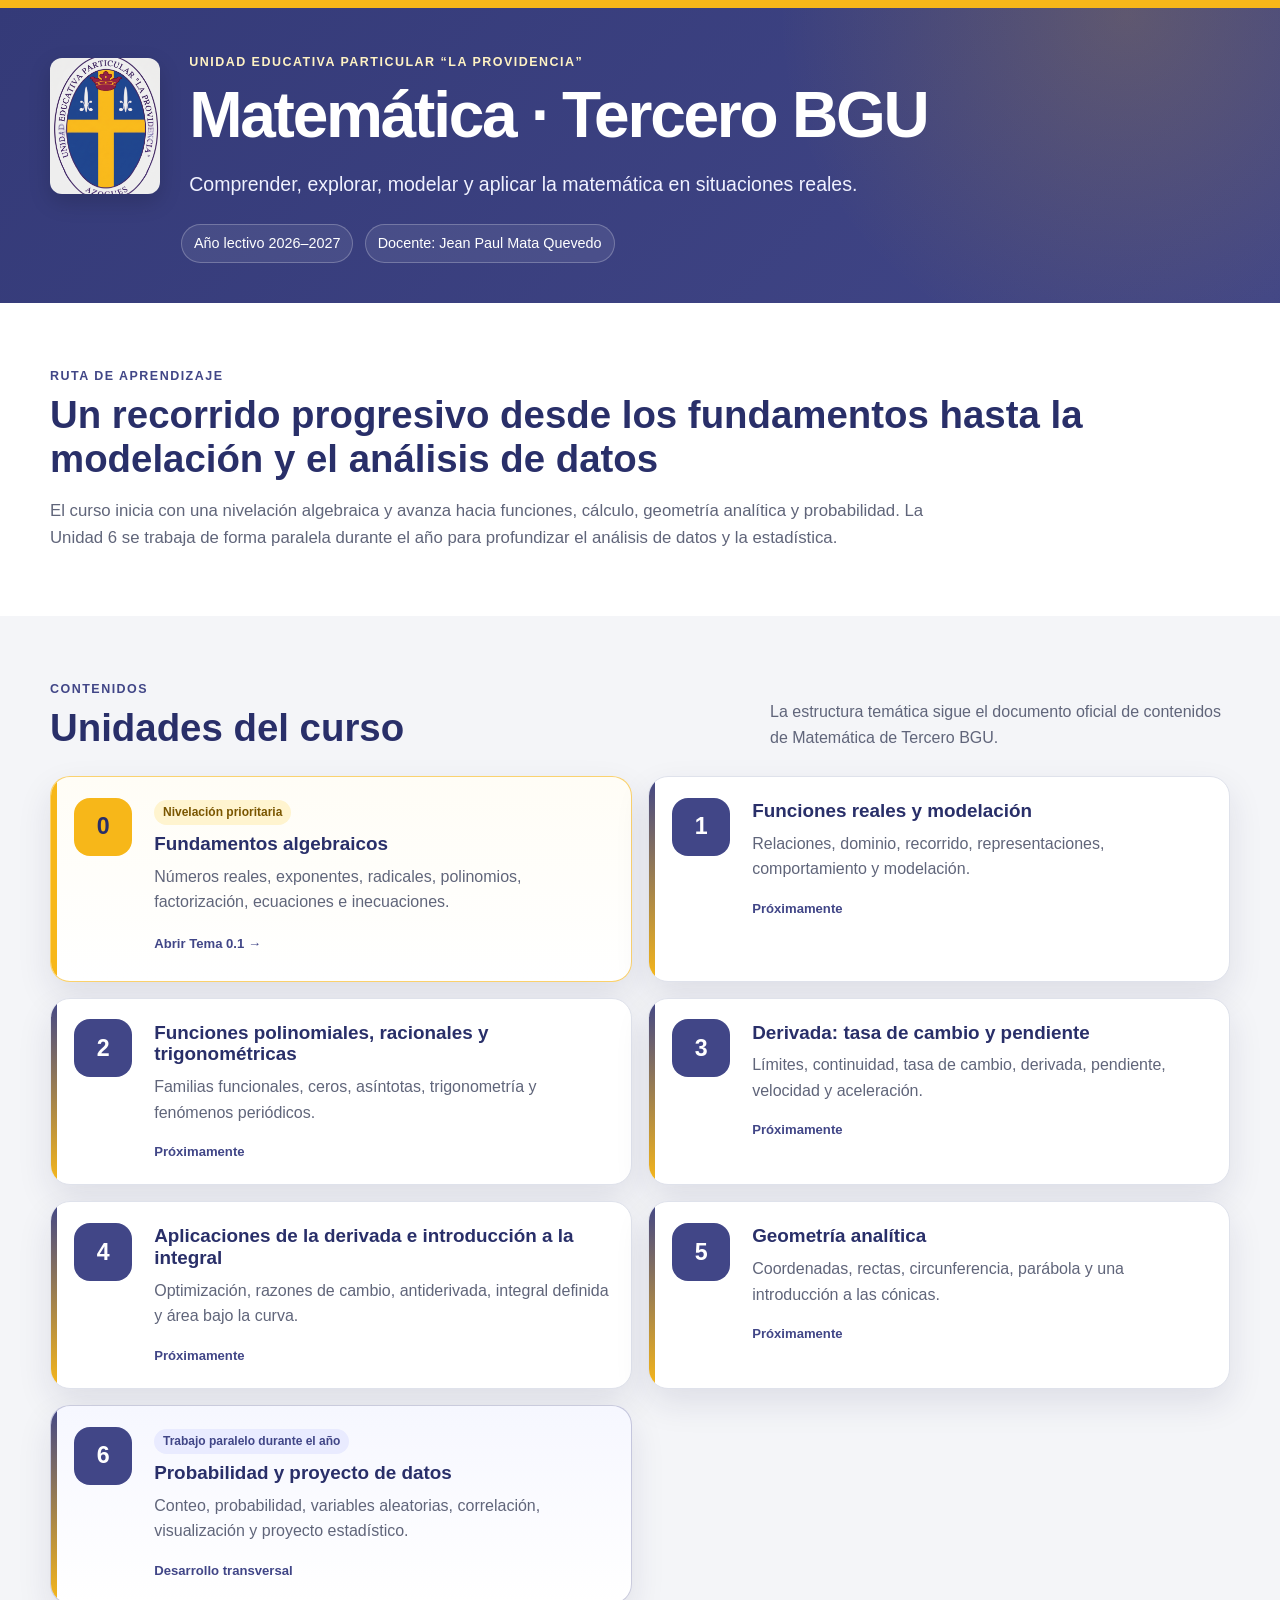
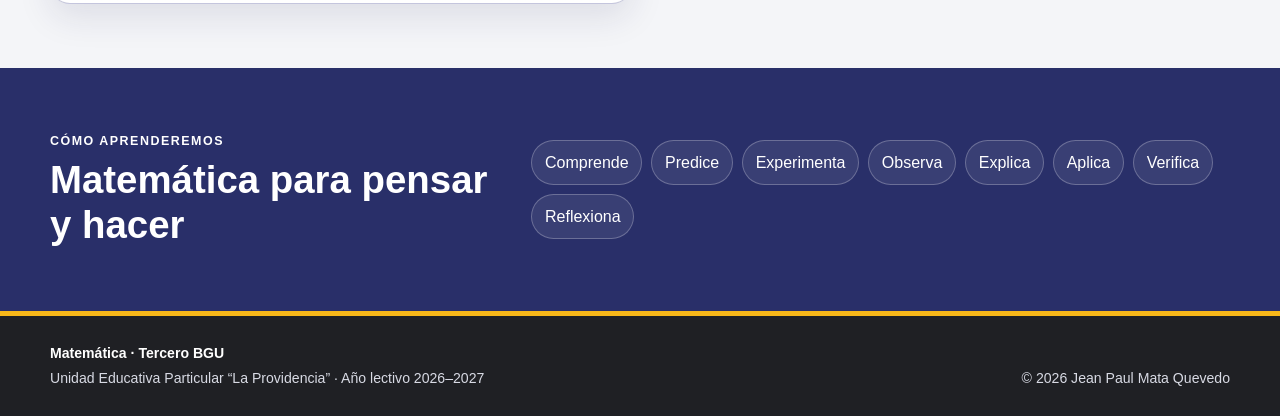
<file: index.html>
<!DOCTYPE html>
<html lang="es">
<head>
  <meta charset="UTF-8">
  <meta name="viewport" content="width=device-width, initial-scale=1.0">
  <meta name="description" content="Matemática - Tercero BGU | Unidad Educativa Particular La Providencia">
  <title>Matemática | Tercero BGU - La Providencia</title>
  <link rel="stylesheet" href="css/styles.css">
</head>
<body>
  <a class="skip-link" href="#contenido">Saltar al contenido</a>

  <header class="hero">
    <div class="hero__bar" aria-hidden="true"></div>
    <div class="container hero__content">
      <div class="brand">
        <img class="brand__logo" src="images/logo-ueplp-v2.jpg"
             alt="Escudo de la Unidad Educativa Particular La Providencia, Azogues">
        <div class="brand__copy">
          <p class="eyebrow">Unidad Educativa Particular “La Providencia”</p>
          <h1>Matemática · Tercero BGU</h1>
          <p class="hero__lead">Comprender, explorar, modelar y aplicar la matemática en situaciones reales.</p>
        </div>
      </div>
      <div class="hero__meta">
        <span>Año lectivo 2026–2027</span>
        <span>Docente: Jean Paul Mata Quevedo</span>
      </div>
    </div>
  </header>

  <main id="contenido">
    <section class="intro">
      <div class="container">
        <p class="section-kicker">Ruta de aprendizaje</p>
        <h2>Un recorrido progresivo desde los fundamentos hasta la modelación y el análisis de datos</h2>
        <p>
          El curso inicia con una nivelación algebraica y avanza hacia funciones, cálculo, geometría analítica
          y probabilidad. La Unidad 6 se trabaja de forma paralela durante el año para profundizar el análisis
          de datos y la estadística.
        </p>
      </div>
    </section>

    <section class="units" aria-labelledby="titulo-unidades">
      <div class="container">
        <div class="section-heading">
          <div>
            <p class="section-kicker">Contenidos</p>
            <h2 id="titulo-unidades">Unidades del curso</h2>
          </div>
          <p class="section-note">La estructura temática sigue el documento oficial de contenidos de Matemática de Tercero BGU.</p>
        </div>

        <div class="unit-grid">
          <article class="unit-card unit-card--highlight">
            <div class="unit-number">0</div>
            <div>
              <span class="tag">Nivelación prioritaria</span>
              <h3>Fundamentos algebraicos</h3>
              <p>Números reales, exponentes, radicales, polinomios, factorización, ecuaciones e inecuaciones.</p>
              <a class="status status-link" href="contenidos/unidad-0/tema-0-1-sistema-numeros-reales.html">Abrir Tema 0.1 →</a>
            </div>
          </article>

          <article class="unit-card"><div class="unit-number">1</div><div><h3>Funciones reales y modelación</h3><p>Relaciones, dominio, recorrido, representaciones, comportamiento y modelación.</p><span class="status">Próximamente</span></div></article>
          <article class="unit-card"><div class="unit-number">2</div><div><h3>Funciones polinomiales, racionales y trigonométricas</h3><p>Familias funcionales, ceros, asíntotas, trigonometría y fenómenos periódicos.</p><span class="status">Próximamente</span></div></article>
          <article class="unit-card"><div class="unit-number">3</div><div><h3>Derivada: tasa de cambio y pendiente</h3><p>Límites, continuidad, tasa de cambio, derivada, pendiente, velocidad y aceleración.</p><span class="status">Próximamente</span></div></article>
          <article class="unit-card"><div class="unit-number">4</div><div><h3>Aplicaciones de la derivada e introducción a la integral</h3><p>Optimización, razones de cambio, antiderivada, integral definida y área bajo la curva.</p><span class="status">Próximamente</span></div></article>
          <article class="unit-card"><div class="unit-number">5</div><div><h3>Geometría analítica</h3><p>Coordenadas, rectas, circunferencia, parábola y una introducción a las cónicas.</p><span class="status">Próximamente</span></div></article>
          <article class="unit-card unit-card--parallel"><div class="unit-number">6</div><div><span class="tag tag--parallel">Trabajo paralelo durante el año</span><h3>Probabilidad y proyecto de datos</h3><p>Conteo, probabilidad, variables aleatorias, correlación, visualización y proyecto estadístico.</p><span class="status">Desarrollo transversal</span></div></article>
        </div>
      </div>
    </section>

    <section class="method">
      <div class="container method__grid">
        <div><p class="section-kicker">Cómo aprenderemos</p><h2>Matemática para pensar y hacer</h2></div>
        <div class="method__steps" aria-label="Proceso de aprendizaje"><span>Comprende</span><span>Predice</span><span>Experimenta</span><span>Observa</span><span>Explica</span><span>Aplica</span><span>Verifica</span><span>Reflexiona</span></div>
      </div>
    </section>
  </main>
  <footer><div class="container footer__content"><div><strong>Matemática · Tercero BGU</strong><p>Unidad Educativa Particular “La Providencia” · Año lectivo 2026–2027</p></div><p class="footer__author">© 2026 Jean Paul Mata Quevedo</p></div></footer>
  <script src="js/main.js"></script>
</body>
</html>
</file>
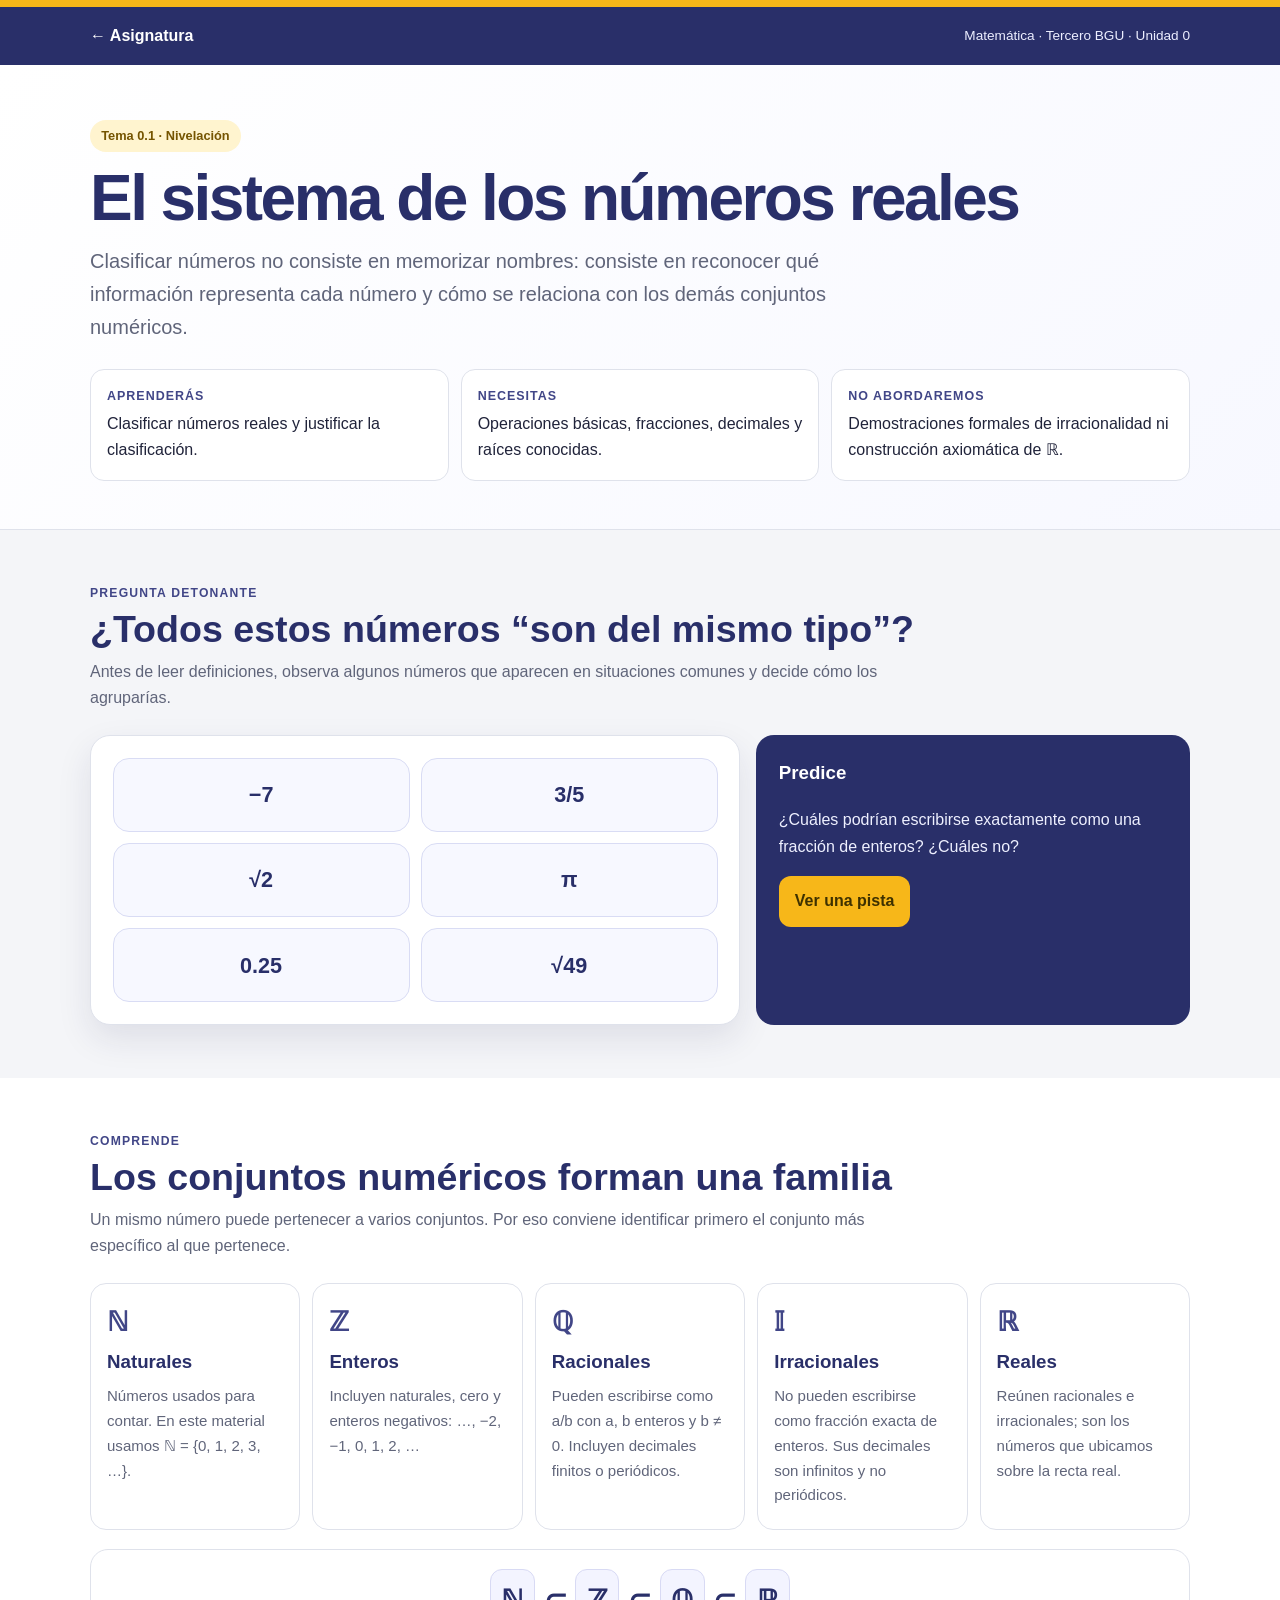
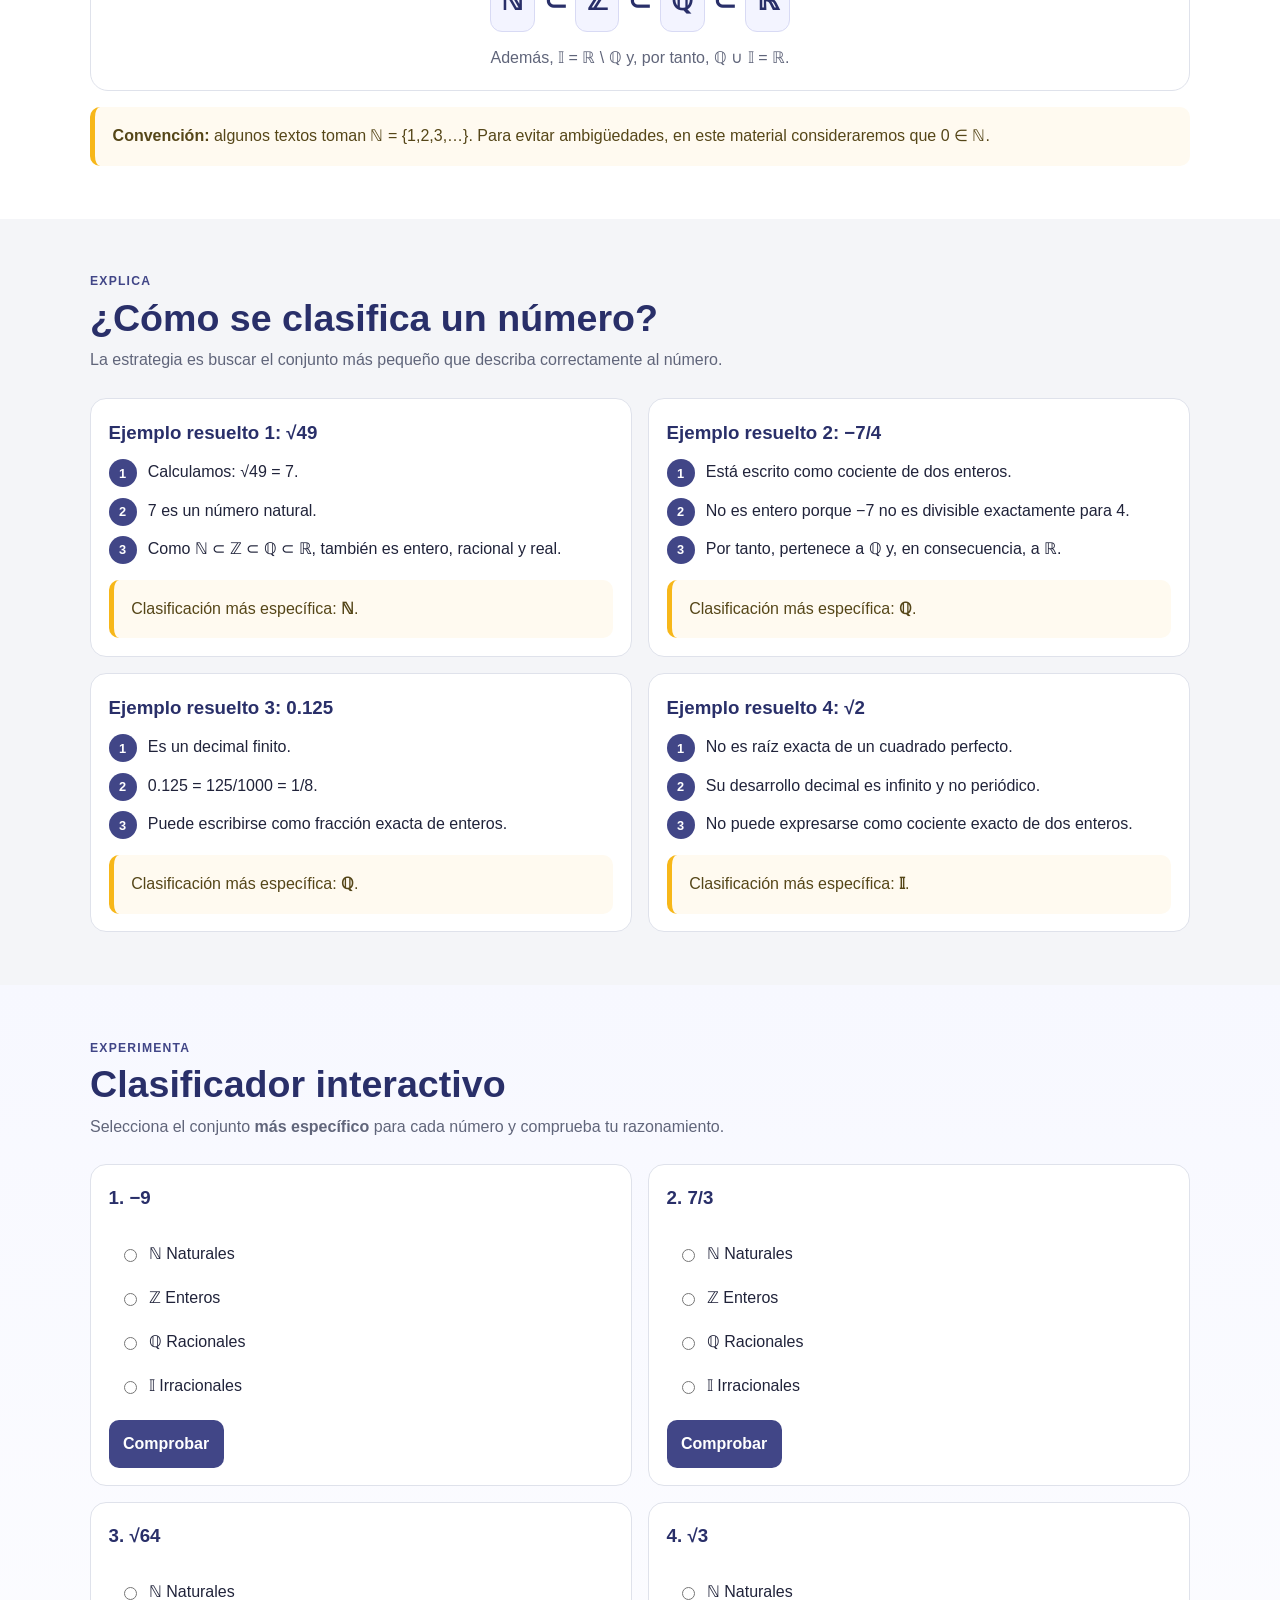
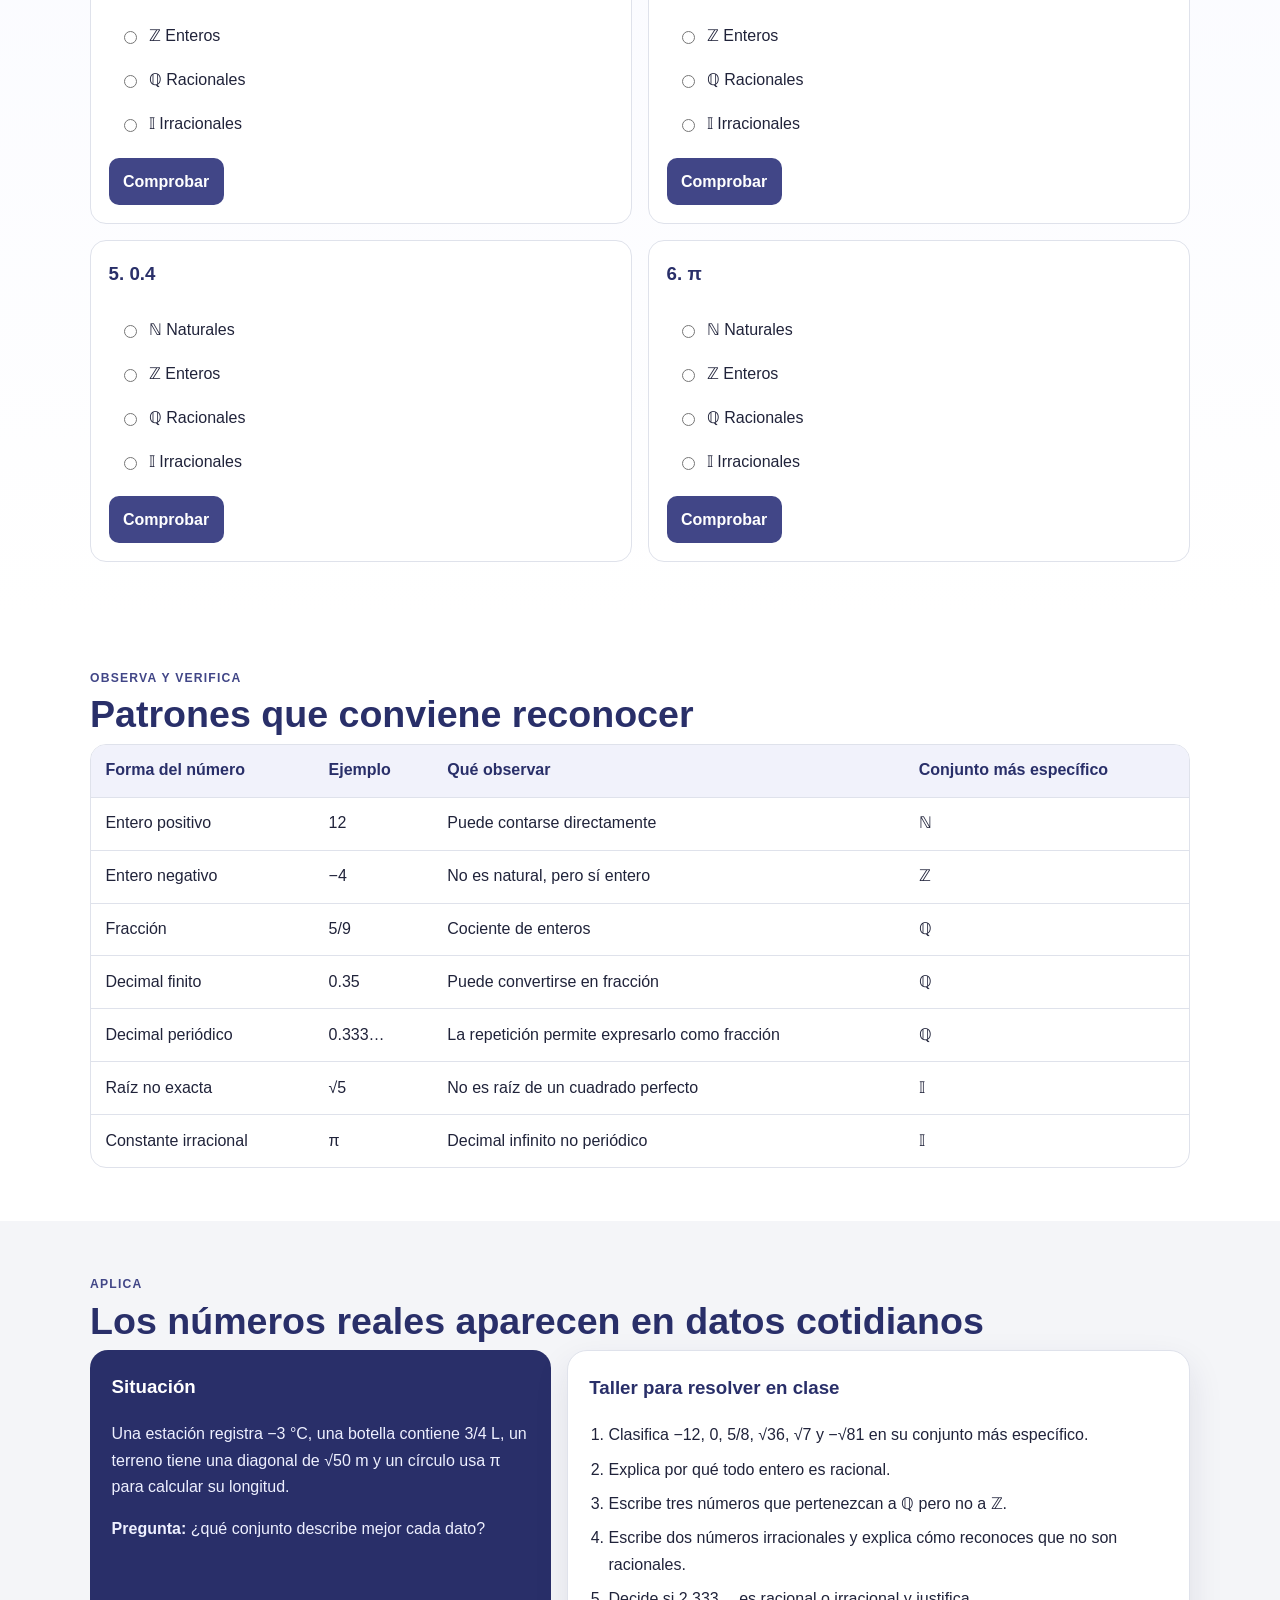
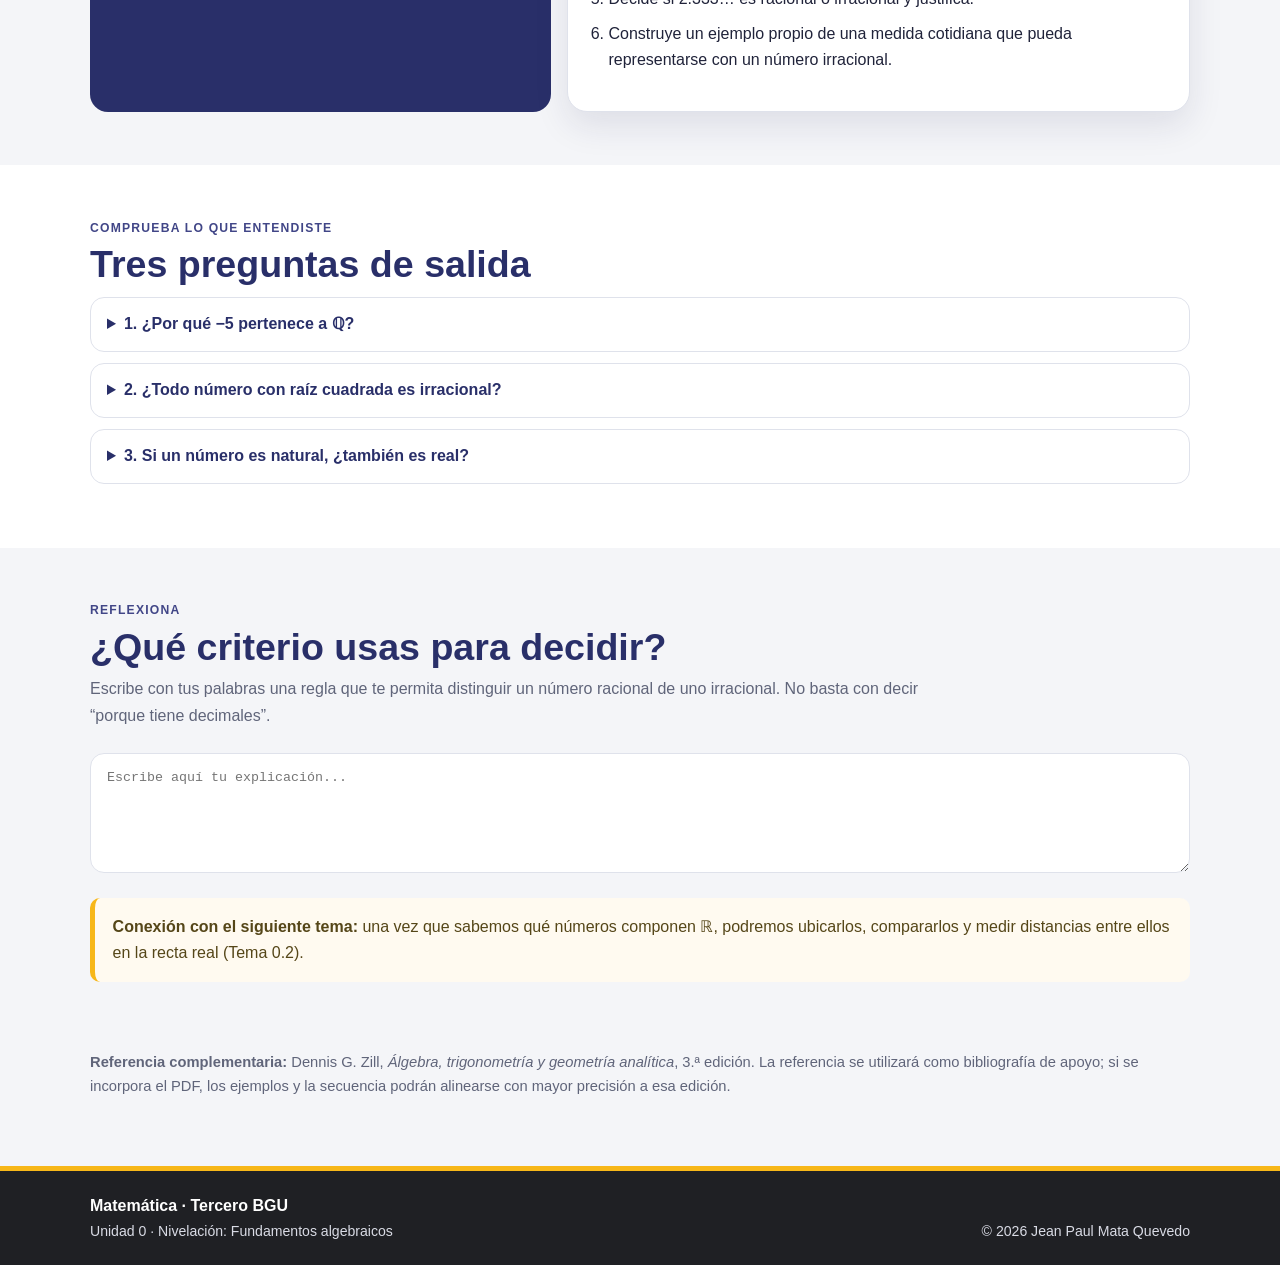
<file: contenidos/unidad-0/tema-0-1-sistema-numeros-reales.html>
<!DOCTYPE html>
<html lang="es">
<head>
<meta charset="UTF-8">
<meta name="viewport" content="width=device-width, initial-scale=1.0">
<meta name="description" content="Tema 0.1 - El sistema de los números reales | Matemática Tercero BGU">
<title>Tema 0.1 | El sistema de los números reales</title>
<style>
:root{--azul:#414687;--azul-oscuro:#292f69;--dorado:#f7b719;--dorado-suave:#fff4cf;--fondo:#f4f5f8;--superficie:#fff;--texto:#20233a;--muted:#60657a;--borde:#dfe2eb;--ok:#17643b;--ok-bg:#eaf7ef;--error:#9c2b2b;--error-bg:#fff0f0;--sombra:0 14px 34px rgba(27,32,82,.10);--radio:20px;--max:1100px}
*{box-sizing:border-box}html{scroll-behavior:smooth}body{margin:0;font-family:Inter,"Segoe UI",Roboto,Arial,sans-serif;color:var(--texto);background:var(--fondo);line-height:1.65}button,input{font:inherit}button{cursor:pointer}a{color:inherit}:focus-visible{outline:3px solid var(--dorado);outline-offset:3px}
.skip{position:absolute;left:-9999px;top:0;background:#fff;color:var(--azul);padding:.7rem 1rem;z-index:999}.skip:focus{left:1rem;top:1rem}.container{width:min(calc(100% - 2rem),var(--max));margin-inline:auto}
.topbar{background:var(--azul-oscuro);color:#fff;border-top:7px solid var(--dorado)}.topbar__inner{display:flex;justify-content:space-between;gap:1rem;align-items:center;padding:1rem 0}.back{display:inline-flex;align-items:center;gap:.45rem;text-decoration:none;font-weight:800}.course{font-size:.85rem;color:#eceeff;text-align:right}
.hero{background:linear-gradient(135deg,#fff,#f7f8ff);border-bottom:1px solid var(--borde)}.hero__inner{padding:3.4rem 0 3rem}.badge{display:inline-flex;align-items:center;gap:.5rem;padding:.35rem .7rem;border-radius:999px;background:var(--dorado-suave);color:#755400;font-size:.8rem;font-weight:800}
h1{margin:.8rem 0 .8rem;font-size:clamp(2.1rem,5vw,4.1rem);line-height:1.05;letter-spacing:-.04em;color:var(--azul-oscuro)}.lead{max-width:800px;margin:0;color:var(--muted);font-size:clamp(1.02rem,2vw,1.25rem)}
.goal{margin-top:1.6rem;display:grid;grid-template-columns:repeat(3,minmax(0,1fr));gap:.75rem}.goal div{padding:1rem;border:1px solid var(--borde);border-radius:14px;background:#fff}.goal strong{display:block;color:var(--azul);font-size:.78rem;text-transform:uppercase;letter-spacing:.08em;margin-bottom:.25rem}
main section{padding:3.3rem 0}.section-title{margin:0 0 .45rem;color:var(--azul-oscuro);font-size:clamp(1.55rem,3vw,2.35rem);line-height:1.15}.section-kicker{margin:0 0 .35rem;color:var(--azul);font-weight:900;text-transform:uppercase;letter-spacing:.1em;font-size:.76rem}.section-intro{max-width:850px;color:var(--muted);margin:.3rem 0 1.5rem}
.card{background:var(--superficie);border:1px solid var(--borde);border-radius:var(--radio);box-shadow:var(--sombra);padding:1.35rem}.trigger{display:grid;grid-template-columns:1.2fr .8fr;gap:1rem;align-items:stretch}.numbers{display:grid;grid-template-columns:repeat(2,minmax(0,1fr));gap:.7rem}.number-chip{display:flex;align-items:center;justify-content:center;min-height:74px;border-radius:16px;background:#f7f8ff;border:1px solid #d9dcf4;color:var(--azul-oscuro);font-size:1.35rem;font-weight:800}
.question-box{background:var(--azul-oscuro);color:#fff;border-radius:18px;padding:1.4rem}.question-box h3{margin-top:0}.question-box p{color:#eef0ff}.question-box button{border:0;border-radius:12px;padding:.75rem 1rem;background:var(--dorado);color:#3e3100;font-weight:900}
.concept-grid{display:grid;grid-template-columns:repeat(5,minmax(0,1fr));gap:.75rem;margin-top:1.2rem}.concept{background:#fff;border:1px solid var(--borde);border-radius:16px;padding:1rem;min-width:0}.concept h3{margin:.1rem 0 .4rem;color:var(--azul-oscuro)}.concept .symbol{font-size:1.7rem;font-weight:900;color:var(--azul)}.concept p{margin:.3rem 0;color:var(--muted);font-size:.94rem}
.inclusion{margin-top:1.2rem;padding:1.2rem;border-radius:18px;background:#fff;border:1px solid var(--borde)}.chain{display:flex;align-items:center;justify-content:center;gap:.55rem;flex-wrap:wrap;font-size:clamp(1.2rem,3vw,1.75rem);font-weight:900;color:var(--azul-oscuro)}.chain .set{padding:.45rem .65rem;border-radius:12px;background:#f3f4ff;border:1px solid #d8daf4}
.note{margin-top:1rem;padding:1rem 1.1rem;border-left:5px solid var(--dorado);background:#fffaf0;border-radius:10px;color:#554618}.examples{display:grid;grid-template-columns:repeat(2,minmax(0,1fr));gap:1rem}.example{background:#fff;border:1px solid var(--borde);border-radius:16px;padding:1.1rem}.example h3{margin:.1rem 0 .5rem;color:var(--azul-oscuro)}.step{display:flex;gap:.7rem;align-items:flex-start;margin:.65rem 0}.step span{flex:0 0 28px;height:28px;border-radius:50%;display:grid;place-items:center;background:var(--azul);color:#fff;font-weight:900;font-size:.8rem}.step p{margin:0}
.lab{background:linear-gradient(180deg,#f7f8ff,#fff)}.lab-grid{display:grid;grid-template-columns:1fr 1fr;gap:1rem}.challenge{background:#fff;border:1px solid var(--borde);border-radius:16px;padding:1.1rem}.challenge h3{margin-top:0;color:var(--azul-oscuro)}.option{display:flex;align-items:center;gap:.55rem;padding:.55rem .65rem;border-radius:10px}.option:hover{background:#f5f6fb}.feedback{margin-top:.8rem;padding:.85rem 1rem;border-radius:12px;display:none}.feedback.show{display:block}.feedback.ok{background:var(--ok-bg);color:var(--ok);border:1px solid #b9e3c8}.feedback.bad{background:var(--error-bg);color:var(--error);border:1px solid #f2c6c6}.check-btn{margin-top:.75rem;border:0;border-radius:10px;padding:.65rem .9rem;background:var(--azul);color:#fff;font-weight:800}
.table-wrap{overflow-x:auto;border:1px solid var(--borde);border-radius:16px;background:#fff}table{width:100%;border-collapse:collapse;min-width:680px}th,td{text-align:left;padding:.8rem .9rem;border-bottom:1px solid var(--borde)}th{background:#f1f2fb;color:var(--azul-oscuro)}tr:last-child td{border-bottom:0}
.application{display:grid;grid-template-columns:.85fr 1.15fr;gap:1rem}.scenario{background:var(--azul-oscuro);color:#fff;border-radius:18px;padding:1.35rem}.scenario h3{margin-top:0}.scenario p{color:#eef0ff}.workshop ol{padding-left:1.2rem}.workshop li{margin:.5rem 0}
details{background:#fff;border:1px solid var(--borde);border-radius:14px;padding:.85rem 1rem;margin:.65rem 0}summary{cursor:pointer;font-weight:800;color:var(--azul-oscuro)}.reflection textarea{width:100%;min-height:120px;border:1px solid var(--borde);border-radius:14px;padding:1rem;resize:vertical;background:#fff}
.footer{background:#1f2024;color:#fff;border-top:5px solid var(--dorado);padding:1.4rem 0}.footer__inner{display:flex;justify-content:space-between;gap:1rem;align-items:end}.footer p{margin:0;color:#d9dbe5;font-size:.88rem}.refs{font-size:.92rem;color:var(--muted)}.hidden{display:none!important}
@media(max-width:850px){.goal,.concept-grid{grid-template-columns:repeat(2,minmax(0,1fr))}.trigger,.lab-grid,.application{grid-template-columns:1fr}.concept-grid .concept:last-child{grid-column:1/-1}.course{text-align:left}.topbar__inner{align-items:flex-start}}
@media(max-width:560px){.container{width:min(calc(100% - 1.2rem),var(--max))}.hero__inner{padding:2.5rem 0}.goal,.concept-grid,.examples{grid-template-columns:1fr}.numbers{grid-template-columns:1fr 1fr}.topbar__inner,.footer__inner{display:block}.course{margin-top:.35rem}.footer__inner p+ p{margin-top:.45rem}}
@media(prefers-reduced-motion:reduce){html{scroll-behavior:auto}}
</style>
</head>
<body>
<a class="skip" href="#contenido">Saltar al contenido</a>
<header class="topbar"><div class="container topbar__inner"><a class="back" href="../../index.html" aria-label="Regresar al índice de la asignatura">← Asignatura</a><div class="course">Matemática · Tercero BGU · Unidad 0</div></div></header>
<section class="hero" aria-labelledby="titulo-tema"><div class="container hero__inner"><span class="badge">Tema 0.1 · Nivelación</span><h1 id="titulo-tema">El sistema de los números reales</h1><p class="lead">Clasificar números no consiste en memorizar nombres: consiste en reconocer qué información representa cada número y cómo se relaciona con los demás conjuntos numéricos.</p><div class="goal" aria-label="Alcance del tema"><div><strong>Aprenderás</strong>Clasificar números reales y justificar la clasificación.</div><div><strong>Necesitas</strong>Operaciones básicas, fracciones, decimales y raíces conocidas.</div><div><strong>No abordaremos</strong>Demostraciones formales de irracionalidad ni construcción axiomática de ℝ.</div></div></div></section>
<main id="contenido">
<section><div class="container"><p class="section-kicker">Pregunta detonante</p><h2 class="section-title">¿Todos estos números “son del mismo tipo”?</h2><p class="section-intro">Antes de leer definiciones, observa algunos números que aparecen en situaciones comunes y decide cómo los agruparías.</p><div class="trigger"><div class="card numbers" aria-label="Números para explorar"><div class="number-chip">−7</div><div class="number-chip">3/5</div><div class="number-chip">√2</div><div class="number-chip">π</div><div class="number-chip">0.25</div><div class="number-chip">√49</div></div><div class="question-box"><h3>Predice</h3><p>¿Cuáles podrían escribirse exactamente como una fracción de enteros? ¿Cuáles no?</p><button type="button" id="showHint">Ver una pista</button><p id="hint" class="hidden" role="status">Pista: un decimal finito como 0.25 sí puede escribirse como fracción. En cambio, números como π y √2 no pueden expresarse como cociente exacto de dos enteros.</p></div></div></div></section>
<section style="background:#fff"><div class="container"><p class="section-kicker">Comprende</p><h2 class="section-title">Los conjuntos numéricos forman una familia</h2><p class="section-intro">Un mismo número puede pertenecer a varios conjuntos. Por eso conviene identificar primero el conjunto más específico al que pertenece.</p><div class="concept-grid"><article class="concept"><div class="symbol">ℕ</div><h3>Naturales</h3><p>Números usados para contar. En este material usamos ℕ = {0, 1, 2, 3, …}.</p></article><article class="concept"><div class="symbol">ℤ</div><h3>Enteros</h3><p>Incluyen naturales, cero y enteros negativos: …, −2, −1, 0, 1, 2, …</p></article><article class="concept"><div class="symbol">ℚ</div><h3>Racionales</h3><p>Pueden escribirse como a/b con a, b enteros y b ≠ 0. Incluyen decimales finitos o periódicos.</p></article><article class="concept"><div class="symbol">𝕀</div><h3>Irracionales</h3><p>No pueden escribirse como fracción exacta de enteros. Sus decimales son infinitos y no periódicos.</p></article><article class="concept"><div class="symbol">ℝ</div><h3>Reales</h3><p>Reúnen racionales e irracionales; son los números que ubicamos sobre la recta real.</p></article></div><div class="inclusion"><div class="chain" aria-label="Relación de inclusión entre conjuntos numéricos"><span class="set">ℕ</span><span>⊂</span><span class="set">ℤ</span><span>⊂</span><span class="set">ℚ</span><span>⊂</span><span class="set">ℝ</span></div><p style="text-align:center;margin:.8rem 0 0;color:var(--muted)">Además, 𝕀 = ℝ \ ℚ y, por tanto, ℚ ∪ 𝕀 = ℝ.</p></div><div class="note"><strong>Convención:</strong> algunos textos toman ℕ = {1,2,3,…}. Para evitar ambigüedades, en este material consideraremos que 0 ∈ ℕ.</div></div></section>
<section><div class="container"><p class="section-kicker">Explica</p><h2 class="section-title">¿Cómo se clasifica un número?</h2><p class="section-intro">La estrategia es buscar el conjunto más pequeño que describa correctamente al número.</p><div class="examples"><article class="example"><h3>Ejemplo resuelto 1: √49</h3><div class="step"><span>1</span><p>Calculamos: √49 = 7.</p></div><div class="step"><span>2</span><p>7 es un número natural.</p></div><div class="step"><span>3</span><p>Como ℕ ⊂ ℤ ⊂ ℚ ⊂ ℝ, también es entero, racional y real.</p></div><div class="note">Clasificación más específica: <strong>ℕ</strong>.</div></article><article class="example"><h3>Ejemplo resuelto 2: −7/4</h3><div class="step"><span>1</span><p>Está escrito como cociente de dos enteros.</p></div><div class="step"><span>2</span><p>No es entero porque −7 no es divisible exactamente para 4.</p></div><div class="step"><span>3</span><p>Por tanto, pertenece a ℚ y, en consecuencia, a ℝ.</p></div><div class="note">Clasificación más específica: <strong>ℚ</strong>.</div></article><article class="example"><h3>Ejemplo resuelto 3: 0.125</h3><div class="step"><span>1</span><p>Es un decimal finito.</p></div><div class="step"><span>2</span><p>0.125 = 125/1000 = 1/8.</p></div><div class="step"><span>3</span><p>Puede escribirse como fracción exacta de enteros.</p></div><div class="note">Clasificación más específica: <strong>ℚ</strong>.</div></article><article class="example"><h3>Ejemplo resuelto 4: √2</h3><div class="step"><span>1</span><p>No es raíz exacta de un cuadrado perfecto.</p></div><div class="step"><span>2</span><p>Su desarrollo decimal es infinito y no periódico.</p></div><div class="step"><span>3</span><p>No puede expresarse como cociente exacto de dos enteros.</p></div><div class="note">Clasificación más específica: <strong>𝕀</strong>.</div></article></div></div></section>
<section class="lab"><div class="container"><p class="section-kicker">Experimenta</p><h2 class="section-title">Clasificador interactivo</h2><p class="section-intro">Selecciona el conjunto <strong>más específico</strong> para cada número y comprueba tu razonamiento.</p><div class="lab-grid" id="quizArea"></div></div></section>
<section style="background:#fff"><div class="container"><p class="section-kicker">Observa y verifica</p><h2 class="section-title">Patrones que conviene reconocer</h2><div class="table-wrap"><table><thead><tr><th>Forma del número</th><th>Ejemplo</th><th>Qué observar</th><th>Conjunto más específico</th></tr></thead><tbody><tr><td>Entero positivo</td><td>12</td><td>Puede contarse directamente</td><td>ℕ</td></tr><tr><td>Entero negativo</td><td>−4</td><td>No es natural, pero sí entero</td><td>ℤ</td></tr><tr><td>Fracción</td><td>5/9</td><td>Cociente de enteros</td><td>ℚ</td></tr><tr><td>Decimal finito</td><td>0.35</td><td>Puede convertirse en fracción</td><td>ℚ</td></tr><tr><td>Decimal periódico</td><td>0.333…</td><td>La repetición permite expresarlo como fracción</td><td>ℚ</td></tr><tr><td>Raíz no exacta</td><td>√5</td><td>No es raíz de un cuadrado perfecto</td><td>𝕀</td></tr><tr><td>Constante irracional</td><td>π</td><td>Decimal infinito no periódico</td><td>𝕀</td></tr></tbody></table></div></div></section>
<section><div class="container"><p class="section-kicker">Aplica</p><h2 class="section-title">Los números reales aparecen en datos cotidianos</h2><div class="application"><div class="scenario"><h3>Situación</h3><p>Una estación registra −3 °C, una botella contiene 3/4 L, un terreno tiene una diagonal de √50 m y un círculo usa π para calcular su longitud.</p><p><strong>Pregunta:</strong> ¿qué conjunto describe mejor cada dato?</p></div><div class="card workshop"><h3 style="margin-top:0;color:var(--azul-oscuro)">Taller para resolver en clase</h3><ol><li>Clasifica −12, 0, 5/8, √36, √7 y −√81 en su conjunto más específico.</li><li>Explica por qué todo entero es racional.</li><li>Escribe tres números que pertenezcan a ℚ pero no a ℤ.</li><li>Escribe dos números irracionales y explica cómo reconoces que no son racionales.</li><li>Decide si 2.333… es racional o irracional y justifica.</li><li>Construye un ejemplo propio de una medida cotidiana que pueda representarse con un número irracional.</li></ol></div></div></div></section>
<section style="background:#fff"><div class="container"><p class="section-kicker">Comprueba lo que entendiste</p><h2 class="section-title">Tres preguntas de salida</h2><details><summary>1. ¿Por qué −5 pertenece a ℚ?</summary><p>Porque puede escribirse como −5/1, un cociente entre dos enteros con denominador distinto de cero.</p></details><details><summary>2. ¿Todo número con raíz cuadrada es irracional?</summary><p>No. Por ejemplo, √49 = 7 es natural. Una raíz cuadrada es irracional cuando no produce un valor racional exacto, como √2.</p></details><details><summary>3. Si un número es natural, ¿también es real?</summary><p>Sí. La inclusión ℕ ⊂ ℤ ⊂ ℚ ⊂ ℝ garantiza que todo natural también es entero, racional y real.</p></details></div></section>
<section class="reflection"><div class="container"><p class="section-kicker">Reflexiona</p><h2 class="section-title">¿Qué criterio usas para decidir?</h2><p class="section-intro">Escribe con tus palabras una regla que te permita distinguir un número racional de uno irracional. No basta con decir “porque tiene decimales”.</p><textarea aria-label="Espacio para escribir una reflexión" placeholder="Escribe aquí tu explicación..."></textarea><div class="note"><strong>Conexión con el siguiente tema:</strong> una vez que sabemos qué números componen ℝ, podremos ubicarlos, compararlos y medir distancias entre ellos en la recta real (Tema 0.2).</div></div></section>
<section style="padding-top:0"><div class="container refs"><p><strong>Referencia complementaria:</strong> Dennis G. Zill, <em>Álgebra, trigonometría y geometría analítica</em>, 3.ª edición. La referencia se utilizará como bibliografía de apoyo; si se incorpora el PDF, los ejemplos y la secuencia podrán alinearse con mayor precisión a esa edición.</p></div></section>
</main>
<footer class="footer"><div class="container footer__inner"><div><strong>Matemática · Tercero BGU</strong><p>Unidad 0 · Nivelación: Fundamentos algebraicos</p></div><p>© 2026 Jean Paul Mata Quevedo</p></div></footer>
<script>
(()=>{"use strict";const hintBtn=document.getElementById("showHint"),hint=document.getElementById("hint");hintBtn.addEventListener("click",()=>{hint.classList.remove("hidden");hintBtn.setAttribute("aria-expanded","true")});
const items=[{n:"−9",a:"Z",why:"−9 es un entero negativo. También es racional y real, pero su conjunto más específico es ℤ."},{n:"7/3",a:"Q",why:"7/3 es el cociente de dos enteros y no es entero. Su conjunto más específico es ℚ."},{n:"√64",a:"N",why:"√64 = 8. Con la convención usada en este material, 8 pertenece a ℕ."},{n:"√3",a:"I",why:"√3 no es una raíz exacta de un cuadrado perfecto y es irracional."},{n:"0.4",a:"Q",why:"0.4 = 4/10 = 2/5, por tanto es racional."},{n:"π",a:"I",why:"π es un número irracional: su expansión decimal es infinita y no periódica."}],labels={N:"ℕ Naturales",Z:"ℤ Enteros",Q:"ℚ Racionales",I:"𝕀 Irracionales"},area=document.getElementById("quizArea");
items.forEach((item,i)=>{const box=document.createElement("article");box.className="challenge";const opts=Object.entries(labels).map(([v,l])=>`<label class="option"><input type="radio" name="q${i}" value="${v}"> <span>${l}</span></label>`).join("");box.innerHTML=`<h3>${i+1}. ${item.n}</h3>${opts}<button type="button" class="check-btn">Comprobar</button><div class="feedback" role="status" aria-live="polite"></div>`;const btn=box.querySelector("button"),fb=box.querySelector(".feedback");btn.addEventListener("click",()=>{const selected=box.querySelector(`input[name="q${i}"]:checked`);if(!selected){fb.className="feedback bad show";fb.textContent="Selecciona una opción antes de comprobar.";return}if(selected.value===item.a){fb.className="feedback ok show";fb.textContent="Correcto. "+item.why}else{fb.className="feedback bad show";fb.textContent="Revisa tu clasificación. "+item.why+" Puedes intentarlo de nuevo."}});area.appendChild(box)});
})();
</script>
</body>
</html>
</file>
<file: css/styles.css>
:root {
  --color-primary: #414687;
  --color-primary-dark: #292f69;
  --color-secondary: #f7b719;
  --color-secondary-soft: #fff4cf;
  --color-bg: #f4f5f8;
  --color-surface: #ffffff;
  --color-text: #20233a;
  --color-muted: #60657a;
  --color-border: #dfe2eb;
  --color-footer: #1f2024;
  --shadow: 0 14px 34px rgba(27, 32, 82, 0.10);
  --radius: 20px;
  --max-width: 1180px;
}
* { box-sizing: border-box; }
html { scroll-behavior: smooth; }
body { margin: 0; font-family: Inter, "Segoe UI", Roboto, Helvetica, Arial, sans-serif; color: var(--color-text); background: var(--color-bg); line-height: 1.6; }
.skip-link { position: absolute; left: -9999px; top: 0; z-index: 999; padding: .75rem 1rem; background: #fff; color: var(--color-primary); }
.skip-link:focus { left: 1rem; top: 1rem; outline: 3px solid var(--color-secondary); }
.container { width: min(calc(100% - 2rem), var(--max-width)); margin-inline: auto; }
.hero { position: relative; overflow: hidden; color: #fff; background: radial-gradient(circle at 88% 5%, rgba(247,183,25,.18), transparent 30%), linear-gradient(135deg, #343a78, var(--color-primary)); }
.hero__bar { height: 8px; background: var(--color-secondary); }
.hero__content { padding: 2.8rem 0 2.45rem; }
.brand { display: grid; grid-template-columns: 116px minmax(0, 1fr); gap: 1.45rem; align-items: center; }
.brand__logo { display: block; width: 110px; height: 136px; object-fit: cover; border-radius: 12px; box-shadow: 0 8px 22px rgba(0,0,0,.16); }
.brand__copy { min-width: 0; }
.eyebrow, .section-kicker { margin: 0 0 .4rem; font-size: .78rem; font-weight: 800; letter-spacing: .12em; text-transform: uppercase; }
.eyebrow { color: #fff3c4; }
h1, h2, h3 { line-height: 1.15; }
h1 { margin: 0; font-size: clamp(2rem, 5vw, 4rem); letter-spacing: -.035em; }
.hero__lead { max-width: 760px; margin: 1rem 0 0; font-size: clamp(1rem, 2vw, 1.22rem); color: #f0f1ff; }
.hero__meta { display: flex; flex-wrap: wrap; gap: .7rem; margin-top: 1.5rem; padding-left: 131px; }
.hero__meta span { padding: .45rem .75rem; border: 1px solid rgba(255,255,255,.24); border-radius: 999px; background: rgba(255,255,255,.08); font-size: .9rem; }
.intro, .units, .method { padding: 4rem 0; }
.intro { background: var(--color-surface); }
.intro h2, .section-heading h2, .method h2 { margin: 0; font-size: clamp(1.7rem, 3vw, 2.6rem); color: var(--color-primary-dark); }
.intro p:last-child { max-width: 900px; margin-bottom: 0; color: var(--color-muted); font-size: 1.05rem; }
.section-kicker { color: var(--color-primary); }
.section-heading { display: flex; justify-content: space-between; gap: 2rem; align-items: end; margin-bottom: 1.6rem; }
.section-note { max-width: 460px; margin: 0; color: var(--color-muted); }
.unit-grid { display: grid; grid-template-columns: repeat(2, minmax(0, 1fr)); gap: 1rem; }
.unit-card { position: relative; display: grid; grid-template-columns: 64px minmax(0, 1fr); gap: 1rem; min-width: 0; padding: 1.3rem 1.25rem 1.3rem 1.45rem; border: 1px solid var(--color-border); border-radius: var(--radius); background: var(--color-surface); box-shadow: var(--shadow); overflow: hidden; }
.unit-card::before { content: ""; position: absolute; inset: 0 auto 0 0; width: 6px; background: linear-gradient(var(--color-primary), var(--color-secondary)); }
.unit-card--highlight { border-color: rgba(247,183,25,.62); background: linear-gradient(180deg, #fffdf6, #fff); }
.unit-card--highlight::before { background: var(--color-secondary); }
.unit-card--parallel { border-color: rgba(65,70,135,.28); background: linear-gradient(180deg, #f6f7ff, #fff); }
.unit-card--parallel::before { background: linear-gradient(var(--color-primary), var(--color-secondary)); }
.unit-number { display: grid; place-items: center; width: 58px; height: 58px; border-radius: 16px; background: var(--color-primary); color: #fff; font-size: 1.45rem; font-weight: 800; }
.unit-card--highlight .unit-number { background: var(--color-secondary); color: var(--color-primary-dark); }
.unit-card h3 { margin: .15rem 0 .55rem; color: var(--color-primary-dark); font-size: 1.18rem; }
.unit-card p { margin: 0 0 .8rem; color: var(--color-muted); }
.tag { display: inline-block; margin-bottom: .35rem; padding: .2rem .55rem; border-radius: 999px; background: var(--color-secondary-soft); color: #7a5600; font-size: .75rem; font-weight: 800; }
.tag--parallel { background: #e9ebff; color: var(--color-primary); }
.status { font-size: .82rem; font-weight: 800; color: var(--color-primary); }
.status-link { display:inline-flex; align-items:center; gap:.3rem; text-decoration:none; padding:.35rem 0; }
.status-link:hover { text-decoration:underline; }
.method { color: #fff; background: var(--color-primary-dark); }
.method .section-kicker, .method h2 { color: #fff; }
.method__grid { display: grid; grid-template-columns: .9fr 1.4fr; gap: 2rem; align-items: center; }
.method__steps { display: flex; flex-wrap: wrap; gap: .55rem; }
.method__steps span { padding: .55rem .8rem; border: 1px solid rgba(255,255,255,.25); border-radius: 999px; background: rgba(255,255,255,.08); }
footer { padding: 1.65rem 0; border-top: 5px solid var(--color-secondary); background: var(--color-footer); color: #fff; }
.footer__content { display: flex; justify-content: space-between; align-items: end; gap: 2rem; font-size: .88rem; }
.footer__content strong { display: block; margin-bottom: .15rem; }
.footer__content p { margin: 0; color: #d8dae4; }
.footer__author { text-align: right; white-space: nowrap; }
@media (max-width: 780px) { .hero__content { padding-top: 2.3rem; } .brand { grid-template-columns: 90px minmax(0, 1fr); gap: 1rem; } .brand__logo { width: 86px; height: 106px; } .hero__meta { padding-left: 0; } .section-heading, .footer__content { display: block; } .section-note { margin-top: .8rem; } .unit-grid, .method__grid { grid-template-columns: 1fr; } .footer__author { margin-top: .7rem !important; text-align: left; } }
@media (max-width: 520px) { .container { width: min(calc(100% - 1.25rem), var(--max-width)); } .intro, .units, .method { padding: 3rem 0; } .brand { grid-template-columns: 1fr; } .brand__logo { width: 78px; height: 96px; } .unit-card { grid-template-columns: 52px minmax(0, 1fr); padding: 1rem 1rem 1rem 1.2rem; } .unit-number { width: 48px; height: 48px; border-radius: 14px; } }
@media (prefers-reduced-motion: reduce) { html { scroll-behavior: auto; } }
</file>
